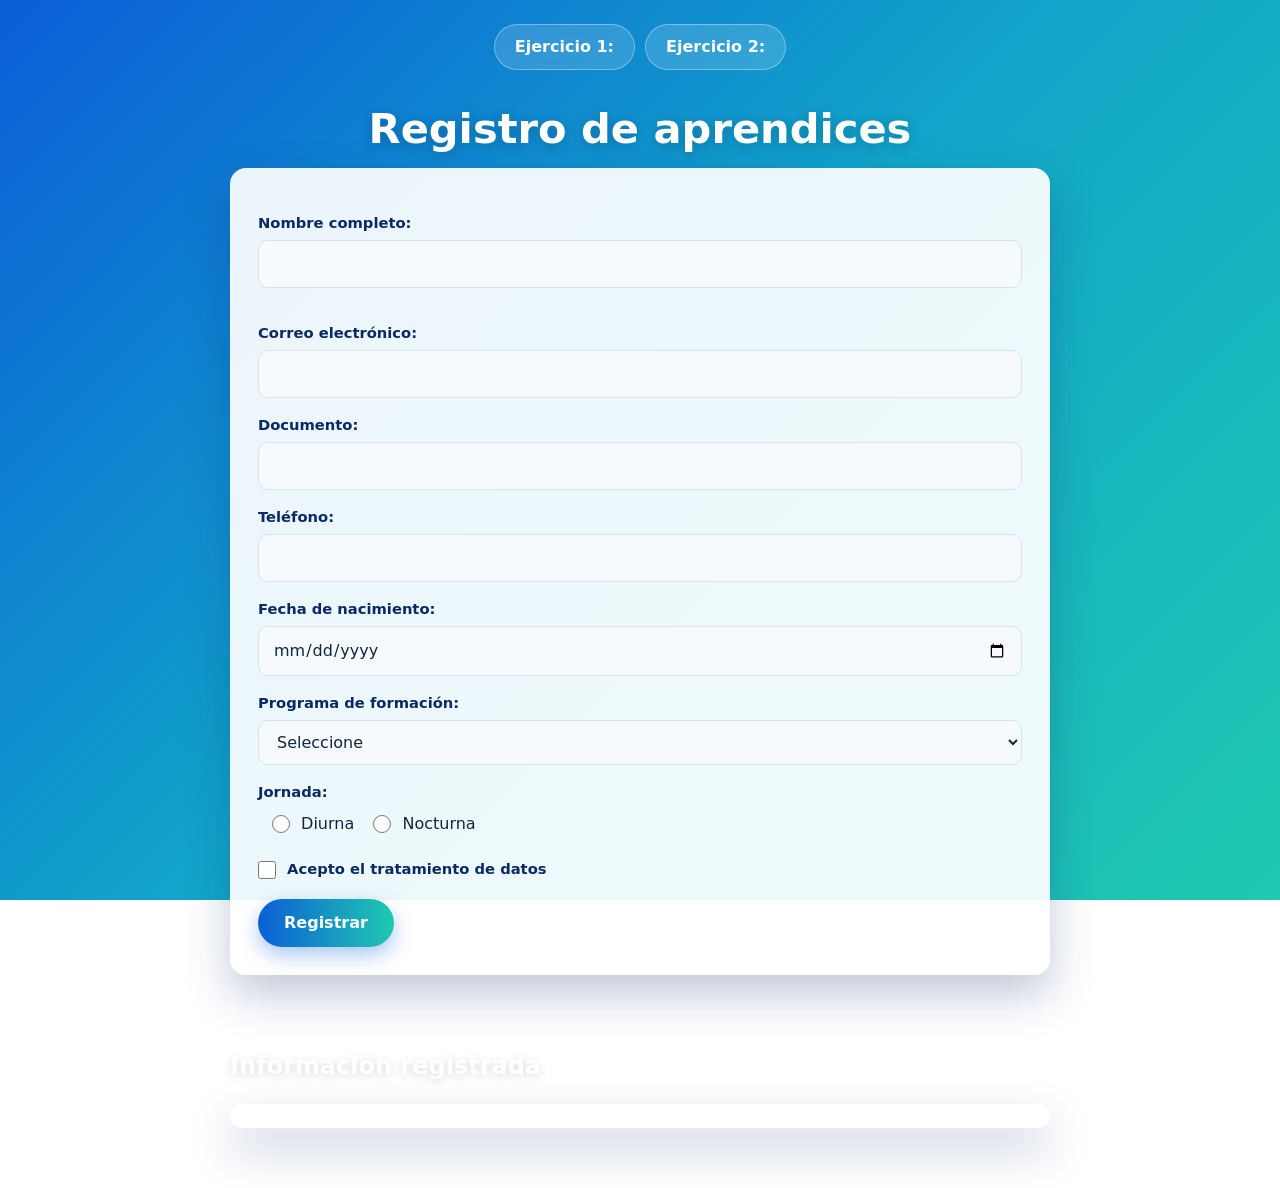
<file: index.html>
<!DOCTYPE html>
<html lang="es">
<head>
    <meta charset="UTF-8">
    <title>Registro de aprendices</title>
    <link rel="stylesheet" href="CSS/style.css">
</head>
<body>
    <nav>
        <a href="index.html">Ejercicio 1: </a>
        <a href="ejercicio2.html">Ejercicio 2:</a>
    </nav>

    <h1>Registro de aprendices</h1>

    <form id="formulario">

        <label>Nombre completo:</label>
        <input type="text" name="nombre">
        <small id="errorNombre"></small>

        <br><br>

        <label>Correo electrónico:</label>
        <input type="email" name="correo">

        <br><br>

        <label>Documento:</label>
        <input type="number" name="documento">

        <br><br>

        <label>Teléfono:</label>
        <input type="tel" name="telefono">

        <br><br>

        <label>Fecha de nacimiento:</label>
        <input type="date" name="fecha">

        <br><br>

        <label>Programa de formación:</label>

        <select name="programa">
            <option value="">Seleccione</option>
            <option value="ADSO">ADSO</option>
            <option value="Multimedia">Multimedia</option>
            <option value="Redes">Redes</option>
        </select>

        <br><br>

        <label>Jornada:</label>

        <input type="radio" name="jornada" value="Diurna">
        Diurna

        <input type="radio" name="jornada" value="Nocturna">
        Nocturna

        <br><br>

        <label>
            <input type="checkbox" name="acepta">
            Acepto el tratamiento de datos
        </label>

        <br><br>

        <button type="submit">Registrar</button>

    </form>

    <hr>

    <h2>Información registrada</h2>

    <div id="resultado"></div>

    <script src="JS/app.js"></script>

</body>
</html>
</file>
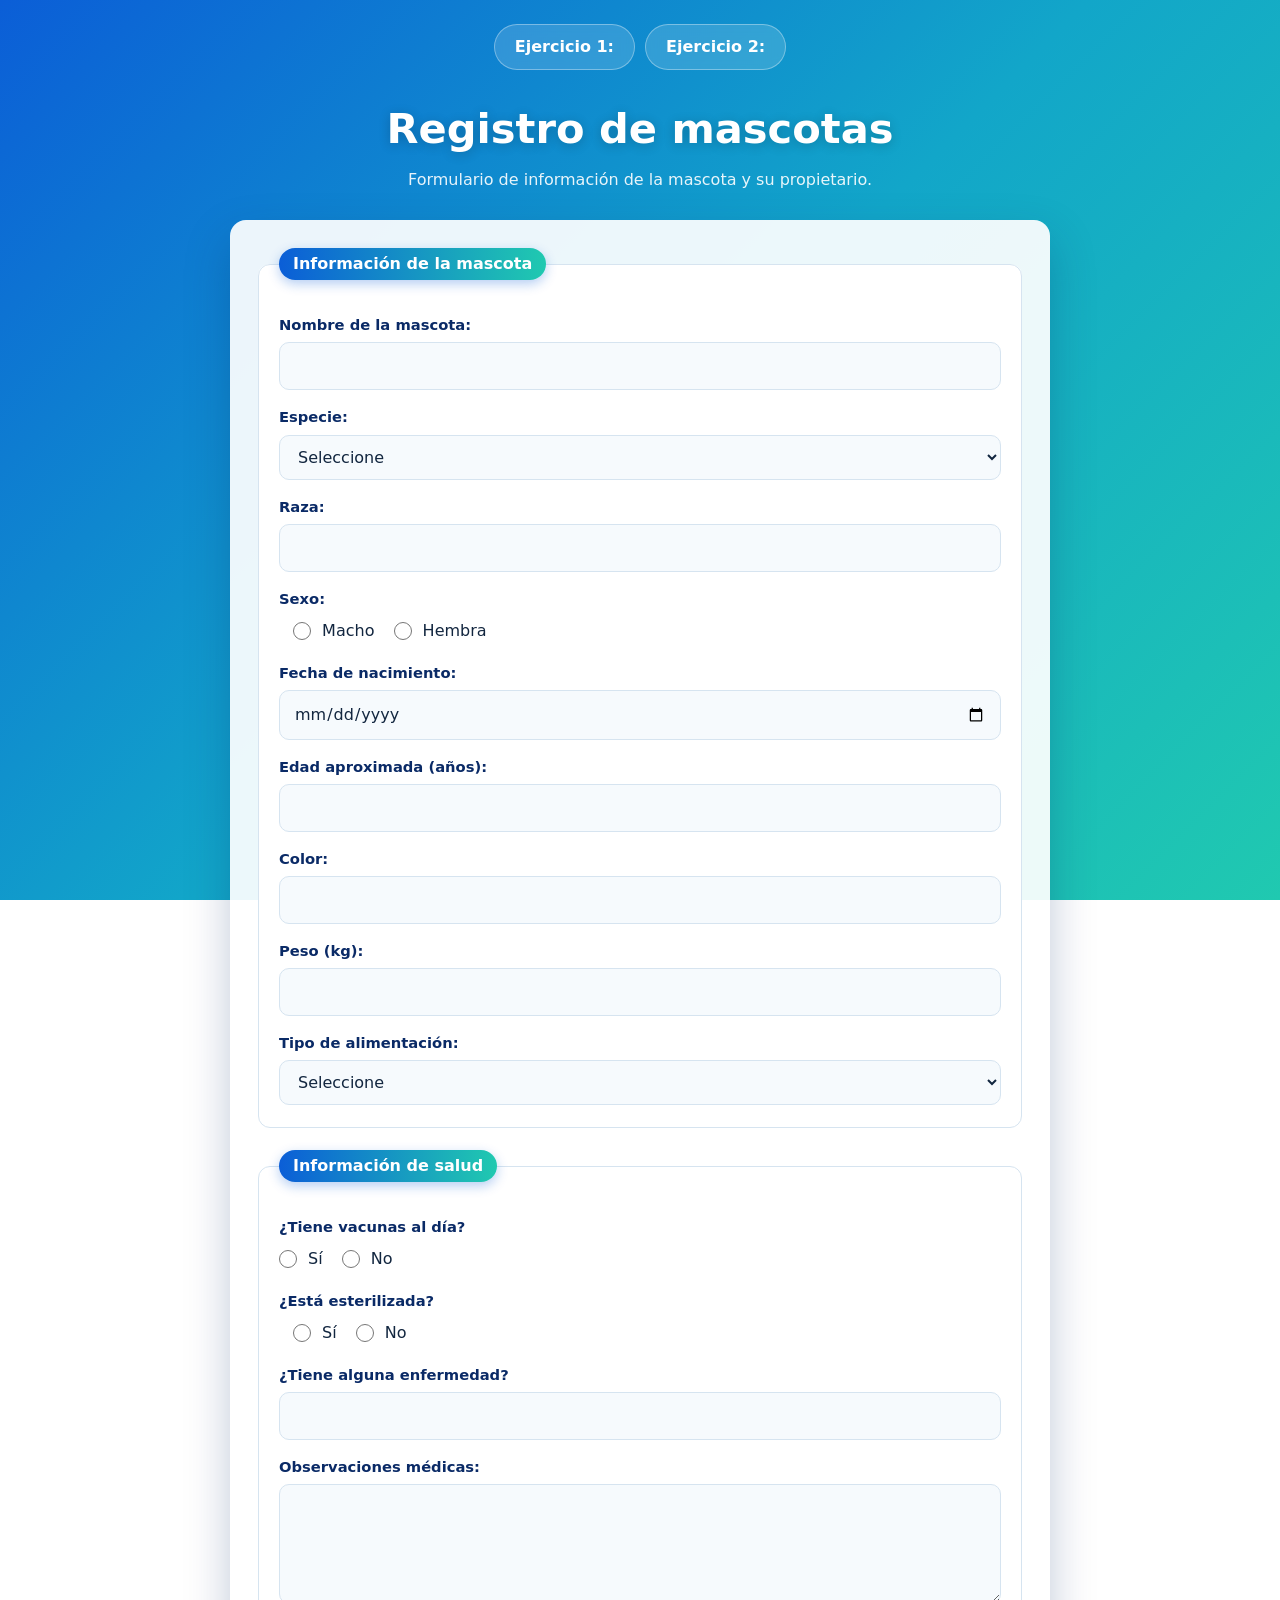
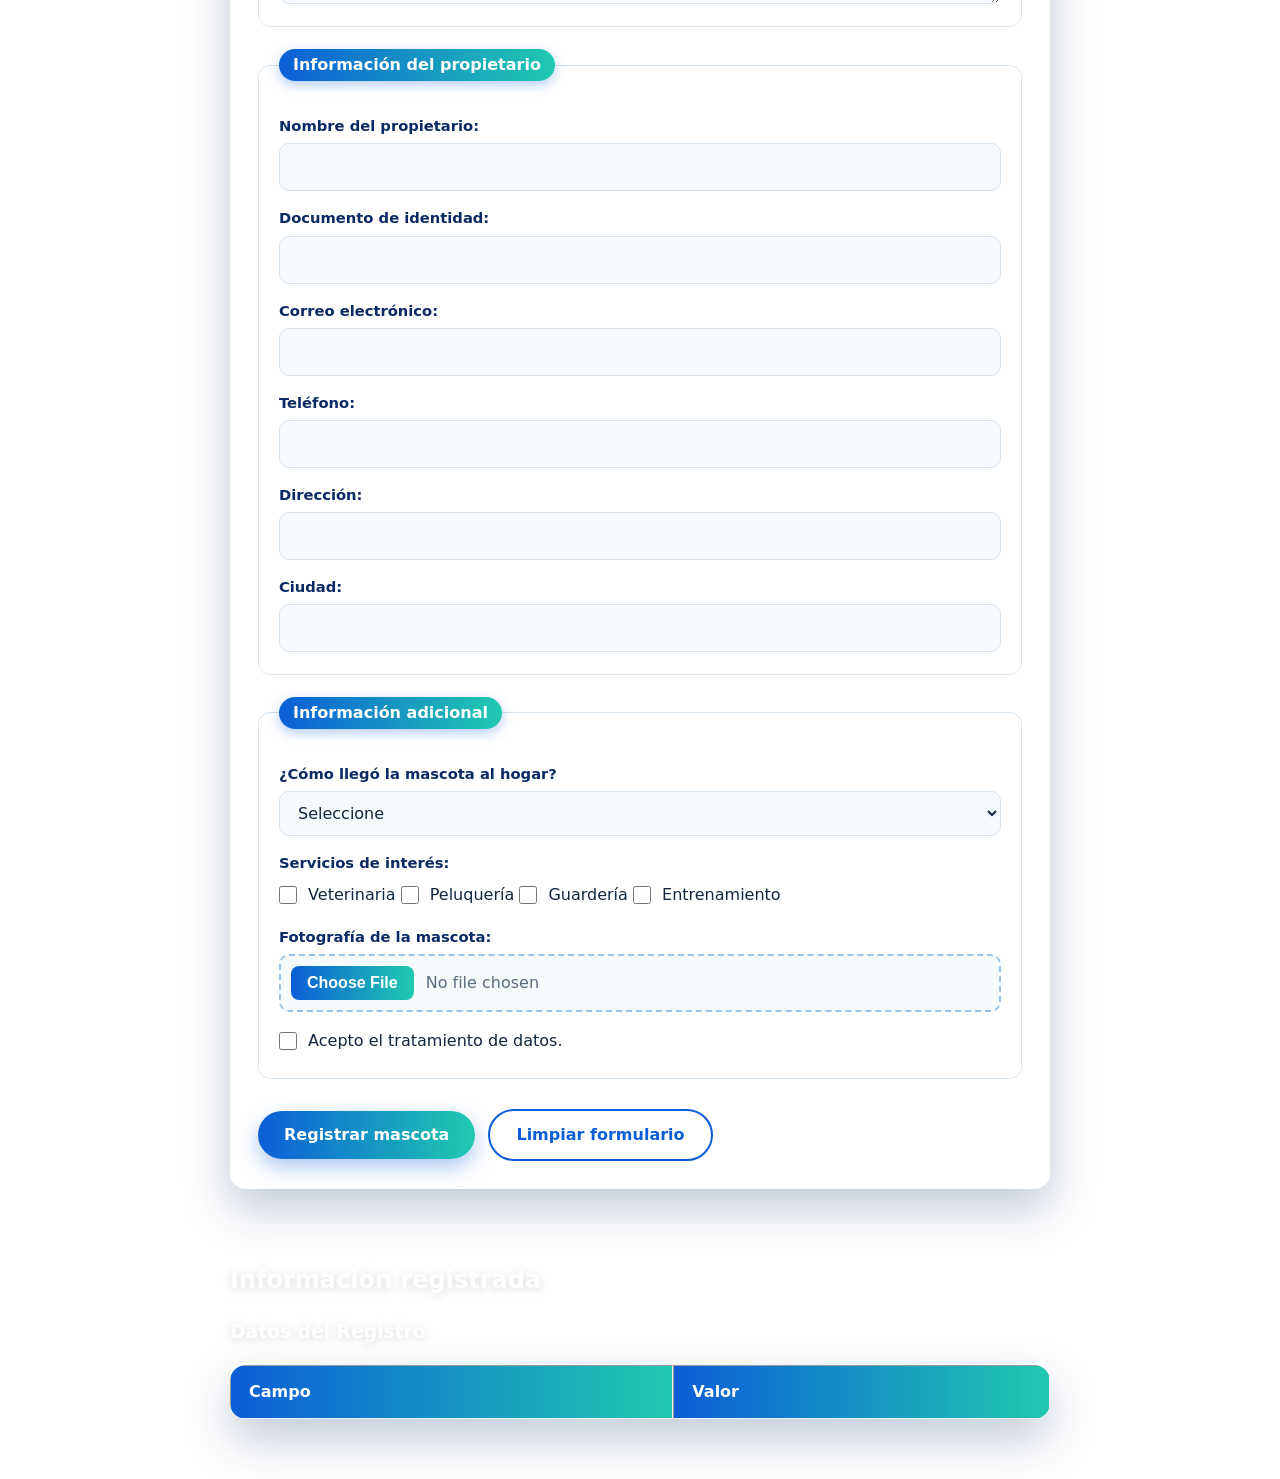
<file: ejercicio2.html>
<!DOCTYPE html>
<html lang="es">
<head>
    <meta charset="UTF-8">
    <meta name="viewport" content="width=device-width, initial-scale=1.0">
    <title>Registro de mascotas</title>
    <link rel="stylesheet" href="CSS/style.css">
</head>
<body>
    <nav>
        <a href="index.html">Ejercicio 1: </a>
        <a href="ejercicio2.html">Ejercicio 2:</a>
    </nav>


    <h1>Registro de mascotas</h1>
    <p>Formulario de información de la mascota y su propietario.</p>

    <form id="formulario">

        <fieldset>
            <legend>Información de la mascota</legend>

            <label>Nombre de la mascota:</label>
            <input type="text" name="nombre">

            <br>

            <label>Especie:</label>
            <select name="especie" >
                <option value="">Seleccione</option>
                <option value="Perro">Perro</option>
                <option value="Gato">Gato</option>
                <option value="Ave">Ave</option>
                <option value="Conejo">Conejo</option>
                <option value="Otro">Otro</option>
            </select>

            <br>

            <label>Raza:</label>
            <input type="text" name="raza">

            <br>

            <label>Sexo:</label>

            <input type="radio" name="sexo" value="Macho">
            Macho

            <input type="radio" name="sexo" value="Hembra">
            Hembra

            <br>

            <label>Fecha de nacimiento:</label>
            <input type="date" name="fechaNacimiento">

            <br>

            <label>Edad aproximada (años):</label>
            <input type="number" name="edad" min="0">

            <br>

            <label>Color:</label>
            <input type="text" name="color">

            <br>

            <label>Peso (kg):</label>
            <input type="number" name="peso" step="0.1" min="0">

            <br>

            <label>Tipo de alimentación:</label>
            <select name="alimentacion">
                <option value="">Seleccione</option>
                <option value="Concentrado">Concentrado</option>
                <option value="Natural">Natural</option>
                <option value="Mixta">Mixta</option>
            </select>

        </fieldset>

        <br>

        <fieldset>
            <legend>Información de salud</legend>

            <label>¿Tiene vacunas al día?</label>

            <input type="radio" name="vacunas" value="Sí">
            Sí

            <input type="radio" name="vacunas" value="No">
            No

            <br>

            <label>¿Está esterilizada?</label>

            <input type="radio" name="esterilizada" value="Sí">
            Sí

            <input type="radio" name="esterilizada" value="No">
            No
<br>

            <label>¿Tiene alguna enfermedad?</label>
            <input type="text" name="enfermedad">

            <br>

            <label>Observaciones médicas:</label>
            <textarea name="observaciones" rows="4" cols="40"></textarea>

        </fieldset>

        <br>

        <fieldset>
            <legend>Información del propietario</legend>

            <label>Nombre del propietario:</label>
            <input type="text" name="propietario">

            <br>

            <label>Documento de identidad:</label>
            <input type="number" name="documento">

            <br>

            <label>Correo electrónico:</label>
            <input type="email" name="correo">

            <br>

            <label>Teléfono:</label>
            <input type="tel" name="telefono">

            <br>

            <label>Dirección:</label>
            <input type="text" name="direccion">

            <br>

            <label>Ciudad:</label>
            <input type="text" name="ciudad">

        </fieldset>

        <br>

        <fieldset>
            <legend>Información adicional</legend>

            <label>¿Cómo llegó la mascota al hogar?</label>

            <select name="origen">
                <option value="">Seleccione</option>
                <option value="Adopción">Adopción</option>
                <option value="Compra">Compra</option>
                <option value="Regalo">Regalo</option>
                <option value="Rescate">Rescate</option>
            </select>

            <br>

            <label>Servicios de interés:</label>

            <br>

            <input type="checkbox" name="servicios" value="Veterinaria">
            Veterinaria

            <br>

            <input type="checkbox" name="servicios" value="Peluquería">
            Peluquería

            <br>

            <input type="checkbox" name="servicios" value="Guardería">
            Guardería

            <br>

            <input type="checkbox" name="servicios" value="Entrenamiento">
            Entrenamiento
            <br><br>
            <label>Fotografía de la mascota:</label>
            <input type="file" name="fotografia" accept="image/*">
            <br>
            <input type="checkbox" name="acepta" value="Sí">
            Acepto el tratamiento de datos.

        </fieldset>

        <br>

        <button type="submit">Registrar mascota</button>
        <button type="reset">Limpiar formulario</button>

    </form>
    <hr>
    <h2>Información registrada</h2>
        <h3>Datos del Registro</h3>
        <table border="1">
            <thead>
                <tr>
                    <th>Campo</th>
                    <th>Valor</th>
                </tr>
            </thead>
            <tbody id="resultado">
            </tbody>
        </table>

    <script src="JS/app2.js"></script>

</body>
</html>
</file>
<file: CSS/style.css>
/* ========== Variables ========== */
:root {
    --azul: #0b5ed7;
    --azul-oscuro: #0a2a66;
    --agua: #20c9b0;
    --agua-clara: #7ff5df;
    --texto: #12263f;
    --texto-suave: #5b6b82;
    --borde: #d6e4f0;
    --fondo-card: rgba(255, 255, 255, 0.92);
    --radio: 16px;
    --sombra: 0 20px 45px rgba(8, 40, 100, 0.25);
}

/* ========== Base ========== */
*,
*::before,
*::after {
    box-sizing: border-box;
}

body {
    margin: 0;
    min-height: 100vh;
    padding: 24px 16px 60px;
    font-family: "Segoe UI", system-ui, -apple-system, Roboto, Arial, sans-serif;
    color: var(--texto);
    line-height: 1.5;
    background: linear-gradient(135deg, #0b5ed7 0%, #12a6c9 50%, #20c9b0 100%);
    background-attachment: fixed;
}

/* Contenedor central: todo el contenido queda en una columna */
body > * {
    max-width: 820px;
    margin-left: auto;
    margin-right: auto;
}

/* ========== Navegación ========== */
nav {
    display: flex;
    gap: 10px;
    justify-content: center;
    flex-wrap: wrap;
    margin-bottom: 28px;
}

nav a {
    color: #fff;
    text-decoration: none;
    font-weight: 600;
    padding: 10px 20px;
    border-radius: 999px;
    background: rgba(255, 255, 255, 0.15);
    border: 1px solid rgba(255, 255, 255, 0.35);
    backdrop-filter: blur(6px);
    transition: background 0.2s, transform 0.2s, color 0.2s;
}

nav a:hover {
    background: #fff;
    color: var(--azul);
    transform: translateY(-2px);
}

/* ========== Títulos ========== */
h1 {
    text-align: center;
    color: #fff;
    font-size: clamp(1.8rem, 4vw, 2.6rem);
    margin: 0 auto 8px;
    text-shadow: 0 2px 12px rgba(0, 0, 0, 0.2);
}

h1 + p {
    text-align: center;
    color: rgba(255, 255, 255, 0.9);
    margin-top: 0;
    margin-bottom: 28px;
}

h2,
h3 {
    color: #fff;
    text-shadow: 0 2px 10px rgba(0, 0, 0, 0.15);
}

h2 {
    margin-top: 0;
}

/* ========== Formulario ========== */
form {
    background: var(--fondo-card);
    border-radius: var(--radio);
    padding: 28px;
    box-shadow: var(--sombra);
}

/* Los <br> del HTML ya no son necesarios para separar: usamos márgenes */
form br {
    display: none;
}

fieldset {
    border: 1px solid var(--borde);
    border-radius: 12px;
    padding: 18px 20px 22px;
    margin: 0 0 22px;
    background: #fff;
}

legend {
    padding: 4px 14px;
    font-weight: 700;
    color: #fff;
    border-radius: 999px;
    background: linear-gradient(90deg, var(--azul), var(--agua));
    box-shadow: 0 4px 12px rgba(11, 94, 215, 0.3);
}

label {
    display: block;
    margin: 16px 0 6px;
    font-weight: 600;
    font-size: 0.92rem;
    color: var(--azul-oscuro);
}

/* ========== Campos ========== */
input[type="text"],
input[type="email"],
input[type="number"],
input[type="tel"],
input[type="date"],
select,
textarea {
    display: block;
    width: 100%;
    padding: 11px 14px;
    font: inherit;
    color: var(--texto);
    background: #f6fafd;
    border: 1.5px solid var(--borde);
    border-radius: 10px;
    transition: border-color 0.2s, box-shadow 0.2s, background 0.2s;
}

input:hover,
select:hover,
textarea:hover {
    border-color: #9cc4e8;
}

input:focus,
select:focus,
textarea:focus {
    outline: none;
    background: #fff;
    border-color: var(--agua);
    box-shadow: 0 0 0 4px rgba(32, 201, 176, 0.25);
}

textarea {
    resize: vertical;
    min-height: 100px;
}

/* Radios y checkboxes */
input[type="radio"],
input[type="checkbox"] {
    width: 18px;
    height: 18px;
    margin: 6px 6px 6px 0;
    vertical-align: middle;
    accent-color: var(--agua);
    cursor: pointer;
}

input[type="radio"] {
    margin-left: 14px;
}

input[type="radio"]:first-of-type {
    margin-left: 0;
}

/* Archivo */
input[type="file"] {
    display: block;
    width: 100%;
    padding: 10px;
    font: inherit;
    color: var(--texto-suave);
    background: #f6fafd;
    border: 2px dashed #9cc4e8;
    border-radius: 10px;
    cursor: pointer;
    margin-bottom: 14px;
}

input[type="file"]::file-selector-button {
    margin-right: 12px;
    padding: 8px 16px;
    border: none;
    border-radius: 8px;
    color: #fff;
    font-weight: 600;
    cursor: pointer;
    background: linear-gradient(90deg, var(--azul), var(--agua));
}

/* Mensaje de error */
small {
    display: block;
    margin-top: 4px;
    min-height: 1em;
    color: #d6336c;
    font-size: 0.82rem;
}

/* ========== Botones ========== */
button {
    font: inherit;
    font-weight: 700;
    padding: 12px 26px;
    margin: 8px 8px 0 0;
    border: none;
    border-radius: 999px;
    cursor: pointer;
    transition: transform 0.2s, box-shadow 0.2s, background 0.2s;
}

button[type="submit"] {
    color: #fff;
    background: linear-gradient(90deg, var(--azul), var(--agua));
    box-shadow: 0 8px 20px rgba(11, 94, 215, 0.35);
}

button[type="submit"]:hover {
    transform: translateY(-2px);
    box-shadow: 0 12px 26px rgba(32, 201, 176, 0.45);
}

button[type="reset"] {
    color: var(--azul);
    background: #fff;
    border: 2px solid var(--azul);
}

button[type="reset"]:hover {
    background: var(--azul);
    color: #fff;
}

button:active {
    transform: translateY(0);
}

/* ========== Resultados ========== */
hr {
    border: none;
    height: 1px;
    margin: 36px auto;
    background: rgba(255, 255, 255, 0.5);
}

/* Ejercicio 1: resultados como tarjeta */
#resultado:not(tbody) {
    background: var(--fondo-card);
    border-radius: var(--radio);
    padding: 12px 24px;
    box-shadow: var(--sombra);
}

#resultado:not(tbody) p {
    margin: 0;
    padding: 10px 0;
    border-bottom: 1px solid var(--borde);
}

#resultado:not(tbody) p:last-child {
    border-bottom: none;
}

/* Ejercicio 2: tabla */
table {
    width: 100%;
    border-collapse: separate;
    border-spacing: 0;
    overflow: hidden;
    background: var(--fondo-card);
    border-radius: var(--radio);
    box-shadow: var(--sombra);
    border: none;
}

th {
    text-align: left;
    padding: 14px 18px;
    color: #fff;
    background: linear-gradient(90deg, var(--azul), var(--agua));
}

td {
    padding: 12px 18px;
    border-bottom: 1px solid var(--borde);
    word-break: break-word;
}

td:first-child {
    font-weight: 600;
    color: var(--azul-oscuro);
    width: 35%;
}

tbody tr:nth-child(even) {
    background: #f1f8fc;
}

tbody tr:hover {
    background: #e2f6f2;
}

tbody tr:last-child td {
    border-bottom: none;
}

/* ========== Responsive ========== */
@media (max-width: 600px) {
    form {
        padding: 18px;
    }

    fieldset {
        padding: 14px;
    }

    button {
        width: 100%;
        margin-right: 0;
    }
}
</file>
